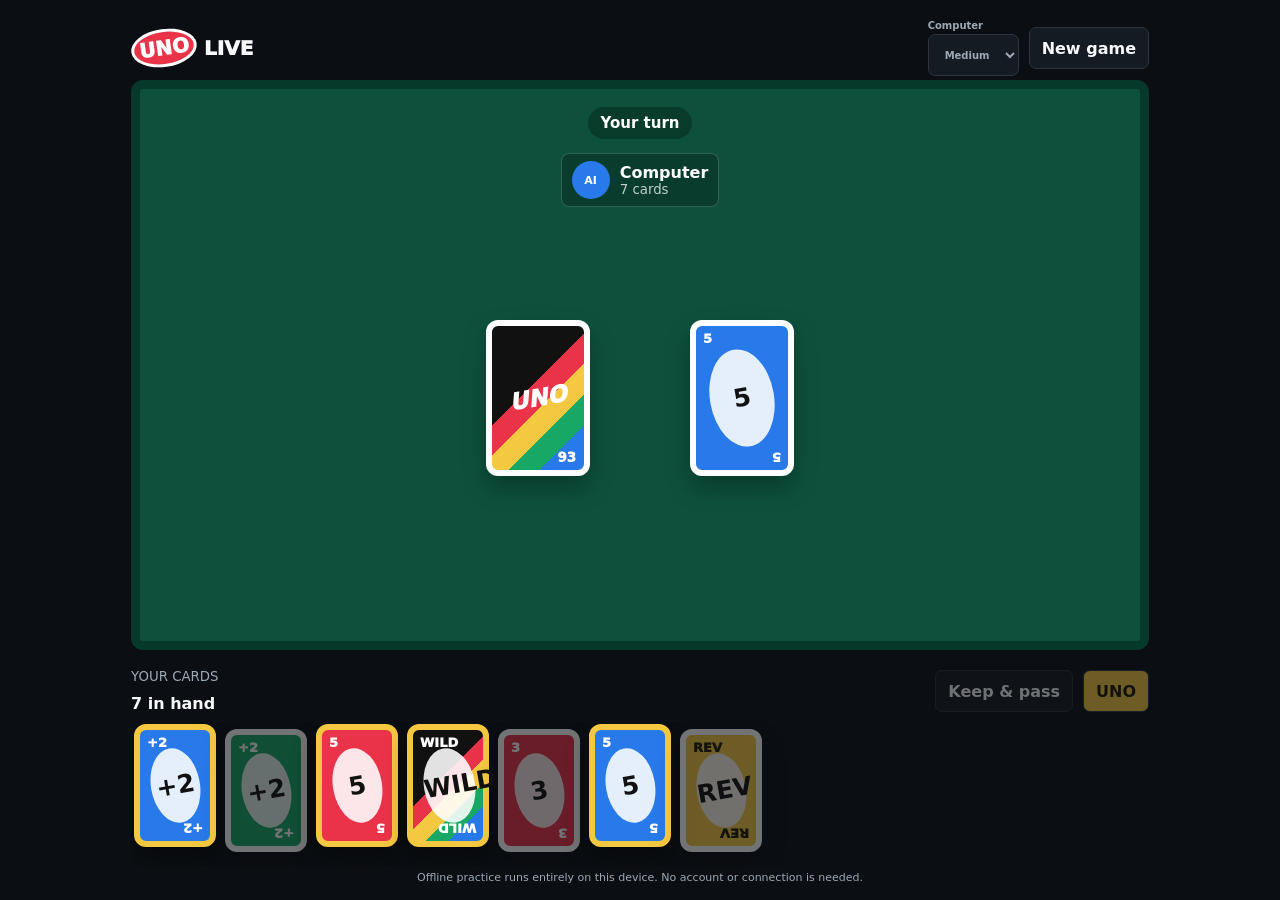
<file: static/offline.html>
<!doctype html>
<html lang="en" data-theme="dark">
<head>
  <meta charset="utf-8">
  <meta name="viewport" content="width=device-width, initial-scale=1, viewport-fit=cover">
  <meta name="theme-color" content="#0b0e12">
  <title>Offline Practice | UNO Live</title>
  <link rel="manifest" href="/static/manifest.webmanifest">
  <link rel="stylesheet" href="/static/offline.css">
  <link rel="stylesheet" href="/static/features.css?v=2">
</head>
<body>
  <main class="practice-shell">
    <header>
      <a href="/" class="brand"><span>UNO</span> LIVE</a>
      <div class="practice-options">
        <label>Computer
          <select id="difficulty">
            <option value="easy">Easy</option>
            <option value="medium" selected>Medium</option>
            <option value="hard">Hard</option>
          </select>
        </label>
        <button id="newGame" type="button">New game</button>
      </div>
    </header>

    <section class="practice-table" aria-labelledby="status">
      <div class="opponent">
        <span class="avatar">AI</span>
        <div><strong>Computer</strong><small id="botCount">7 cards</small></div>
      </div>
      <h1 id="status">Your turn</h1>
      <div class="piles">
        <button id="drawPile" class="card back" type="button" aria-label="Draw a card"><span>UNO</span><small id="deckCount">93</small></button>
        <div id="discard" aria-label="Discard pile"></div>
      </div>
      <div id="winner" class="winner hidden">
        <h2 id="winnerText">You win!</h2>
        <button id="playAgain" type="button">Play again</button>
      </div>
    </section>

    <section class="hand-area">
      <div class="hand-heading">
        <div><small>YOUR CARDS</small><strong><span id="handCount">7</span> in hand</strong></div>
        <div>
          <button id="passBtn" type="button" disabled>Keep &amp; pass</button>
          <button id="unoBtn" class="uno-button" type="button" disabled>UNO</button>
        </div>
      </div>
      <div id="hand" class="hand" aria-label="Your cards"></div>
    </section>
    <p class="offline-note">Offline practice runs entirely on this device. No account or connection is needed.</p>
  </main>
  <div id="colorPicker" class="modal hidden" role="dialog" aria-modal="true">
    <div><h2>Choose a color</h2><section>
      <button data-color="red">Red</button><button data-color="yellow">Yellow</button>
      <button data-color="green">Green</button><button data-color="blue">Blue</button>
    </section></div>
  </div>
  <script src="/static/offline.js"></script>
</body>
</html>
</file>
<file: static/offline.css>
:root {
  color-scheme: dark;
  --page: #0b0e12;
  --surface: #151b22;
  --line: #2b3540;
  --text: #f7f8fa;
  --muted: #9da8b5;
  --red: #ea3348;
  --yellow: #f5c842;
  --green: #18a866;
  --blue: #2879e9;
}

* { box-sizing: border-box; }
body { margin: 0; min-width: 320px; min-height: 100dvh; color: var(--text); background: var(--page); font-family: Inter, system-ui, sans-serif; }
button, select { color: inherit; font: inherit; }
button { cursor: pointer; }
button:disabled { cursor: not-allowed; opacity: .42; }
.hidden { display: none !important; }
.practice-shell { display: grid; width: min(1050px, 100%); min-height: 100dvh; grid-template-rows: auto minmax(300px, 1fr) auto auto; margin: auto; padding: 16px; }
header, .practice-options, .hand-heading, .hand-heading > div, .opponent { display: flex; align-items: center; justify-content: space-between; gap: 10px; }
header { min-height: 64px; }
.brand { color: var(--text); font-size: 20px; font-weight: 950; text-decoration: none; }
.brand span { display: inline-grid; min-width: 66px; min-height: 38px; place-items: center; border: 3px solid #fff; border-radius: 50%; color: #fff; background: var(--red); transform: rotate(-8deg); }
.practice-options label { display: grid; gap: 3px; color: var(--muted); font-size: 10px; font-weight: 800; }
select, header button, .hand-heading button, .winner button { min-height: 42px; padding: 8px 12px; border: 1px solid var(--line); border-radius: 7px; background: var(--surface); font-weight: 800; }
.practice-table { position: relative; display: grid; min-height: 440px; place-items: center; overflow: hidden; border: 9px solid #07392b; border-radius: 12px; background: #0d513c; }
.practice-table h1 { position: absolute; top: 18px; margin: 0; padding: 7px 12px; border-radius: 999px; color: #fff; background: rgba(0,0,0,.28); font-size: 15px; }
.opponent { position: absolute; top: 64px; padding: 7px 10px; border: 1px solid rgba(255,255,255,.18); border-radius: 8px; color: #fff; background: rgba(0,0,0,.25); }
.opponent div { display: grid; }
.opponent small { opacity: .75; }
.avatar { display: grid; width: 38px; height: 38px; place-items: center; border-radius: 50%; background: var(--blue); font-size: 11px; font-weight: 900; }
.piles { display: flex; gap: clamp(35px, 10vw, 100px); align-items: center; padding-top: 65px; }
.card { position: relative; display: grid; width: 104px; height: 156px; place-items: center; border: 6px solid #fff; border-radius: 12px; color: #fff; box-shadow: 0 12px 25px rgba(0,0,0,.28); font-weight: 950; }
button.card { padding: 0; }
.card.red { background: var(--red); } .card.yellow { color: #221b00; background: var(--yellow); } .card.green { background: var(--green); } .card.blue { background: var(--blue); }
.card.wild, .card.back { background: linear-gradient(135deg, #111 42%, var(--red) 42% 55%, var(--yellow) 55% 68%, var(--green) 68% 81%, var(--blue) 81%); }
.card > strong { display: grid; width: 70%; height: 68%; place-items: center; border-radius: 50%; color: inherit; background: rgba(255,255,255,.88); color: #111; font-size: 25px; transform: rotate(-10deg); }
.card > i { position: absolute; top: 5px; left: 7px; font-size: 13px; font-style: normal; }
.card > i:last-child { top: auto; right: 7px; bottom: 5px; left: auto; transform: rotate(180deg); }
.back span { color: #fff; font-size: 23px; font-style: italic; transform: rotate(-10deg); }
.back small { position: absolute; right: 8px; bottom: 5px; }
.hand-area { min-width: 0; padding-top: 10px; }
.hand-heading { min-height: 62px; }
.hand-heading > div:first-child { display: grid; justify-content: start; }
.hand-heading small, .offline-note { color: var(--muted); }
.hand { display: flex; min-height: 145px; gap: 9px; overflow-x: auto; padding: 7px 3px 15px; }
.hand .card { flex: 0 0 82px; width: 82px; height: 123px; }
.hand .card.playable { transform: translateY(-5px); border-color: var(--yellow); }
.uno-button { color: #201800; background: var(--yellow) !important; }
.offline-note { margin: 4px 0 0; font-size: 11px; text-align: center; }
.winner { position: absolute; z-index: 4; display: grid; width: min(360px, calc(100% - 24px)); place-items: center; padding: 24px; border: 1px solid var(--line); border-radius: 12px; background: var(--surface); box-shadow: 0 20px 50px rgba(0,0,0,.4); }
.modal { position: fixed; z-index: 10; inset: 0; display: grid; place-items: center; padding: 16px; background: rgba(0,0,0,.7); }
.modal > div { width: min(420px, 100%); padding: 22px; border: 1px solid var(--line); border-radius: 10px; background: var(--surface); text-align: center; }
.modal section { display: grid; grid-template-columns: 1fr 1fr; gap: 8px; }
.modal button { min-height: 50px; border: 0; border-radius: 7px; color: #fff; font-weight: 900; }
.modal [data-color=red] { background: var(--red); } .modal [data-color=yellow] { color: #201800; background: var(--yellow); } .modal [data-color=green] { background: var(--green); } .modal [data-color=blue] { background: var(--blue); }

@media (max-width: 620px) {
  .practice-shell { height: 100dvh; overflow: hidden; padding: 7px; grid-template-rows: auto minmax(220px, 1fr) auto; }
  header { min-height: 48px; }
  .brand { font-size: 0; } .brand span { min-width: 58px; min-height: 34px; font-size: 16px; }
  .practice-options { gap: 5px; } header button, select { min-height: 36px; padding: 5px 8px; font-size: 11px; }
  .practice-table { min-height: 0; border-width: 6px; }
  .practice-table h1 { top: 7px; }
  .opponent { top: 48px; }
  .piles { padding-top: 70px; }
  .card { width: 76px; height: 114px; border-width: 4px; }
  .hand-heading { min-height: 53px; } .hand-heading button { min-height: 38px; padding: 5px 8px; font-size: 11px; }
  .hand { min-height: 112px; height: 112px; padding-block: 4px; }
  .hand .card { flex-basis: 66px; width: 66px; height: 99px; }
  .hand .card > strong { font-size: 19px; }
  .offline-note { display: none; }
}
</file>
<file: static/features.css>
/* Profiles and personal cosmetics. Colour/value faces remain unchanged. */
.profile-panel { width: min(760px, 100%); max-height: calc(100dvh - 32px); overflow-y: auto; padding: clamp(16px, 3vw, 28px); }
.profile-heading { display: flex; align-items: start; justify-content: space-between; gap: 12px; }
.profile-heading h2 { margin-bottom: 0; }
.profile-help { color: var(--muted); font-size: 12px; line-height: 1.6; margin-block: 12px; }
.profile-tabs { display: grid; grid-template-columns: repeat(3, 1fr); gap: 4px; margin-block: 16px; padding: 4px; border-radius: 10px; background: var(--surface-2); }
.profile-tabs button { min-height: 42px; padding: 6px; border: 0; border-radius: 7px; background: transparent; color: var(--muted); font-weight: 800; font-size: 12px; }
.profile-tabs button.active { color: #251e03; background: var(--yellow); }
.profile-stats { display: grid; grid-template-columns: repeat(4, minmax(0, 1fr)); gap: 8px; margin-block: 18px; }
.profile-stat { min-width: 0; padding: 14px 8px; border: 1px solid var(--line); border-radius: 10px; text-align: center; background: var(--surface-2); }
.profile-stat strong { display: block; font-size: 24px; }
.profile-stat span { color: var(--muted); font-size: 11px; }
.profile-fields { display: grid; grid-template-columns: 1fr 1fr; gap: 12px; }
.profile-fields input, .profile-fields select { width: 100%; }
.profile-history { display: grid; gap: 7px; }
.profile-history-row { display: flex; align-items: center; justify-content: space-between; gap: 8px; padding: 10px 12px; background: var(--surface-2); border-radius: 8px; font-size: 12px; }
.profile-history-row .round-won { color: var(--green); font-weight: 900; }
.profile-footer { position: sticky; bottom: 0; z-index: 2; display: flex; justify-content: end; margin-top: 20px; border-top: 1px solid var(--line); padding-block: 12px; background: var(--surface); }
.achievement-grid { display: grid; grid-template-columns: repeat(2, minmax(0, 1fr)); gap: 10px; }
.achievement { display: grid; grid-template-columns: 40px minmax(0, 1fr); gap: 12px; padding: 14px; border: 1px solid var(--line); border-radius: 12px; background: var(--surface-2); }
.achievement.earned { border-color: #9b8135; background: linear-gradient(145deg, #f5c84210, transparent), var(--surface-2); }
.achievement-icon { display: grid; width: 40px; height: 40px; place-items: center; border-radius: 50%; color: var(--muted); background: var(--surface-3); font-size: 22px; font-weight: 900; }
.earned .achievement-icon { color: #2d2300; background: var(--yellow); }
.achievement strong, .achievement small { display: block; }
.achievement small { margin-top: 5px; font-size: 11px; color: var(--muted); }
.achievement progress { width: 100%; height: 6px; margin-top: 9px; accent-color: var(--yellow); }
.profile-section fieldset { margin: 16px 0; padding: 0; border: 0; }
.profile-section legend { margin-bottom: 12px; font-size: 14px; font-weight: 850; }
.style-options { display: grid; grid-template-columns: repeat(4, minmax(0, 1fr)); gap: 9px; }
.style-choice { position: relative; display: grid; gap: 8px; padding: 8px; border: 1px solid var(--line); border-radius: 11px; font-size: 11px; font-weight: 800; text-align: center; cursor: pointer; }
.style-choice:has(input:checked) { border-color: var(--yellow); box-shadow: 0 0 0 1px var(--yellow); }
.style-choice:focus-within { outline: 3px solid var(--yellow); outline-offset: 3px; }
.style-choice input { position: absolute; top: 10px; right: 10px; width: 16px; height: 16px; min-height: 0; margin: 0; padding: 0; accent-color: var(--yellow); }
.style-swatch { display: grid; height: 70px; place-items: center; border-radius: 7px; color: #fff; background: #125442; }
.style-swatch.ocean { background: #154b74; }
.style-swatch.midnight { background: #202e47; }
.style-swatch.plum { background: #54315c; }
.style-swatch.back-preview { width: 45px; height: 67px; justify-self: center; border: 3px solid #fff4dd; font-weight: 950; font-style: italic; background: #192538; }
.style-swatch.aurora { background: linear-gradient(145deg, #18a589, #483998, #da4187); }
.style-swatch.carbon { background: repeating-linear-gradient(45deg, #303b49 0 3px, #111b28 3px 6px); }
.style-swatch.royal { color: #ffe29a; border-color: #e8ce87; background: #4a235e; }
.reconnect-notice { position: absolute; z-index: 8; inset: 0; display: grid; align-content: center; justify-items: center; padding: 20px; background: #061a18ed; color: #fff; text-align: center; pointer-events: none; }
.reconnect-notice h2 { margin: 0; font-size: clamp(18px, 3vw, 27px); }
.reconnect-notice p:last-child { max-width: 320px; margin-bottom: 0; color: #c1d9d0; font-size: 12px; }
.reconnect-clock { display: grid; width: 110px; height: 110px; align-content: center; margin: 18px 0 4px; border: 2px solid #f5c84266; border-radius: 50%; background: #ffffff06; }
.reconnect-clock span { color: #ffe39a; font-size: 44px; line-height: 1.1; font-variant-numeric: tabular-nums; }
.reconnect-clock small { color: #c1d9d0; font-size: 9px; font-weight: 600; }
html[data-table-theme="ocean"] { --personal-felt: #154b74; --personal-edge: #182e45; --personal-deep: #061c34; }
html[data-table-theme="midnight"] { --personal-felt: #253451; --personal-edge: #192136; --personal-deep: #0c1121; }
html[data-table-theme="plum"] { --personal-felt: #603665; --personal-edge: #3c2644; --personal-deep: #260f2b; }
html[data-table-theme]:not([data-table-theme="emerald"]) :is(.table-surface, .practice-table) {
  border-color: var(--personal-edge);
  background: radial-gradient(ellipse at 50% 35%, #ffffff0c, transparent 62%), repeating-linear-gradient(38deg, #ffffff02 0 1px, transparent 1px 4px), radial-gradient(ellipse at center, var(--personal-felt), var(--personal-deep));
}
html[data-card-back="aurora"] :is(.draw-pile, .card.back) { background: linear-gradient(145deg, #18a589, #483998, #da4187); }
html[data-card-back="aurora"] .draw-pile::before { background: #ffffff13; border-color: #d8fff3; }
html[data-card-back="carbon"] :is(.draw-pile, .card.back) { background: repeating-linear-gradient(45deg, #303b49 0 3px, #111b28 3px 6px); }
html[data-card-back="carbon"] .draw-pile::before { background: #142231; border-color: #b7cad7; }
html[data-card-back="royal"] :is(.draw-pile, .card.back) { background: radial-gradient(ellipse, #663778, #281137); border-color: #e8ce87; }
html[data-card-back="royal"] .draw-pile::before { background: #4e255a; border-color: #f3d895; }
html[data-card-back="carbon"] .card-back-logo { color: #e5f0fa; text-shadow: 0 2px #000; }
html[data-contrast="high"] .table-surface { background: var(--felt) !important; border-color: var(--line) !important; }
html[data-contrast="high"] .achievement.earned { border-color: var(--yellow); }
@media (max-width: 650px) {
  .profile-stats { gap: 5px; }
  .profile-stat { padding: 10px 3px; }
  .profile-stat strong { font-size: 19px; }
  .profile-fields, .achievement-grid { grid-template-columns: 1fr; }
  .style-options { grid-template-columns: repeat(2, minmax(0, 1fr)); }
  .profile-panel { max-height: calc(100dvh - 16px); }
  .reconnect-clock { width: 88px; height: 88px; margin: 10px 0; }
  .reconnect-clock span { font-size: 35px; }
  .reconnect-notice .kicker { font-size: 10px; }
  .welcome-nav .nav-actions { flex-wrap: wrap; justify-content: end; }
}
@media (max-height: 520px) and (orientation: landscape) { .reconnect-clock { width: 65px; height: 65px; margin: 4px 0; } .reconnect-clock span { font-size: 26px; } .reconnect-notice p { margin-block: 4px; } }

/* Photo and character avatar picker. */
.image-avatar { position: relative; overflow: hidden; background: var(--surface-3, #22364a); }
.avatar.image-avatar img { position: absolute; inset: 0; width: 100%; height: 100%; object-fit: cover; }
.welcome-avatar-row, .avatar-preview-row { display: flex; align-items: center; gap: 14px; }
.welcome-avatar-row .avatar { width: 46px; height: 46px; }
.avatar-preview-row .avatar { width: 64px; height: 64px; }
.avatar-preview-row { min-height: 64px; color: var(--muted); font-size: 12px; }
.avatar-picker { margin: 18px 0 24px; padding: 16px 0; border: 0; border-block: 1px solid var(--line); }
.avatar-picker legend { padding-right: 10px; font-size: 14px; font-weight: 850; }
.avatar-upload-actions { display: flex; flex-wrap: wrap; align-items: center; gap: 8px; }
.avatar-file-label { display: inline-grid; align-items: center; padding: 9px 14px; cursor: pointer; font-size: 12px; }
.avatar-file-label:focus-within { outline: 3px solid var(--yellow); }
.avatar-file-input { position: absolute; width: 1px; height: 1px; min-height: 0; padding: 0; clip-path: inset(50%); overflow: hidden; }
.character-avatar-choices { display: grid; grid-template-columns: repeat(4, minmax(0, 1fr)); gap: 9px; }
.character-avatar-choice { display: grid; place-items: center; gap: 7px; padding: 10px 6px; border: 1px solid var(--line); border-radius: 12px; background: var(--surface-2); }
.character-avatar-choice img { width: 56px; height: 56px; border-radius: 50%; }
.character-avatar-choice span { font-size: 11px; font-weight: 750; }
.character-avatar-choice[aria-pressed="true"] { border-color: var(--yellow); box-shadow: 0 0 0 1px var(--yellow); background: linear-gradient(145deg, #f5c84212, transparent), var(--surface-2); }
@media (max-width: 450px) {
  .character-avatar-choices { grid-template-columns: repeat(4, minmax(0, 1fr)); gap: 6px; }
  .character-avatar-choice { padding: 8px 2px; }
  .character-avatar-choice img { width: 43px; height: 43px; }
  .character-avatar-choice span { font-size: 9px; }
  .avatar-upload-actions .quiet-button { font-size: 11px; padding-inline: 9px; }
  .welcome-avatar-row { gap: 8px; }
  .welcome-avatar-row button { font-size: 12px; }
}
</file>
